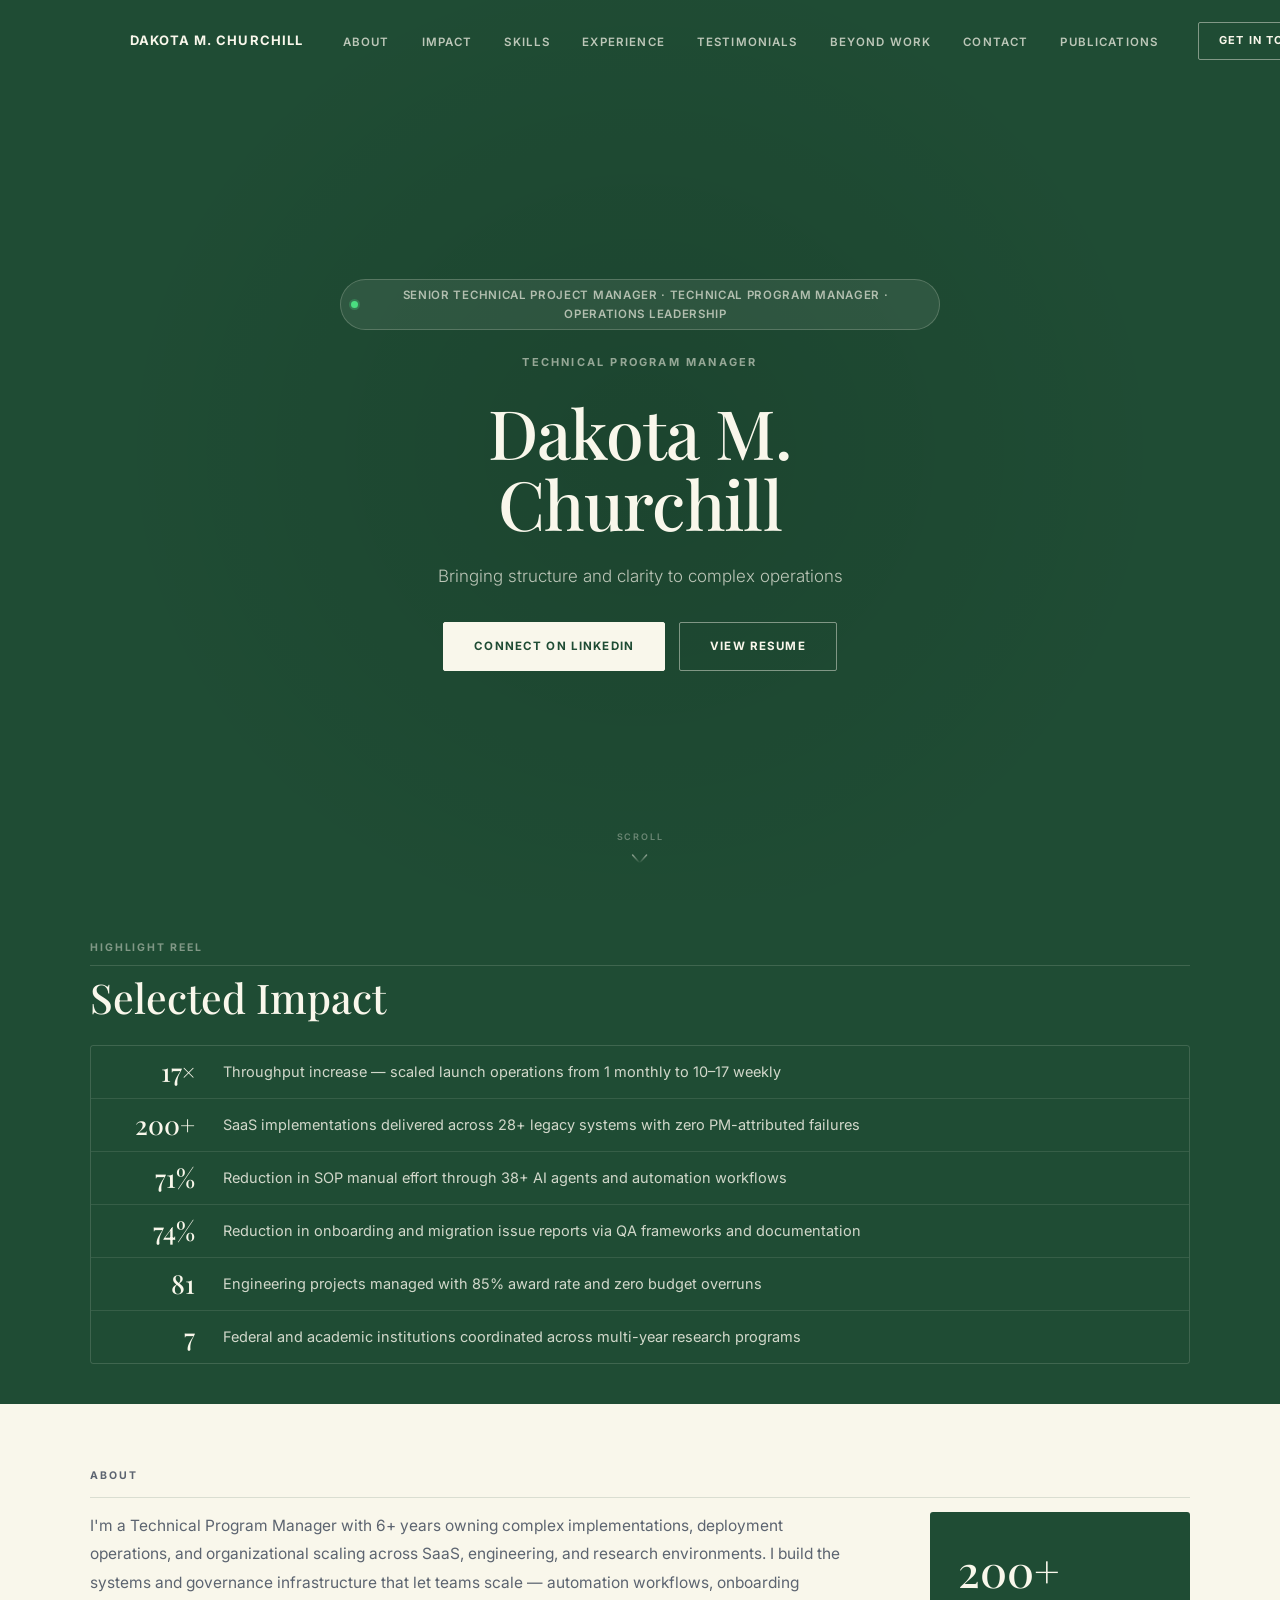
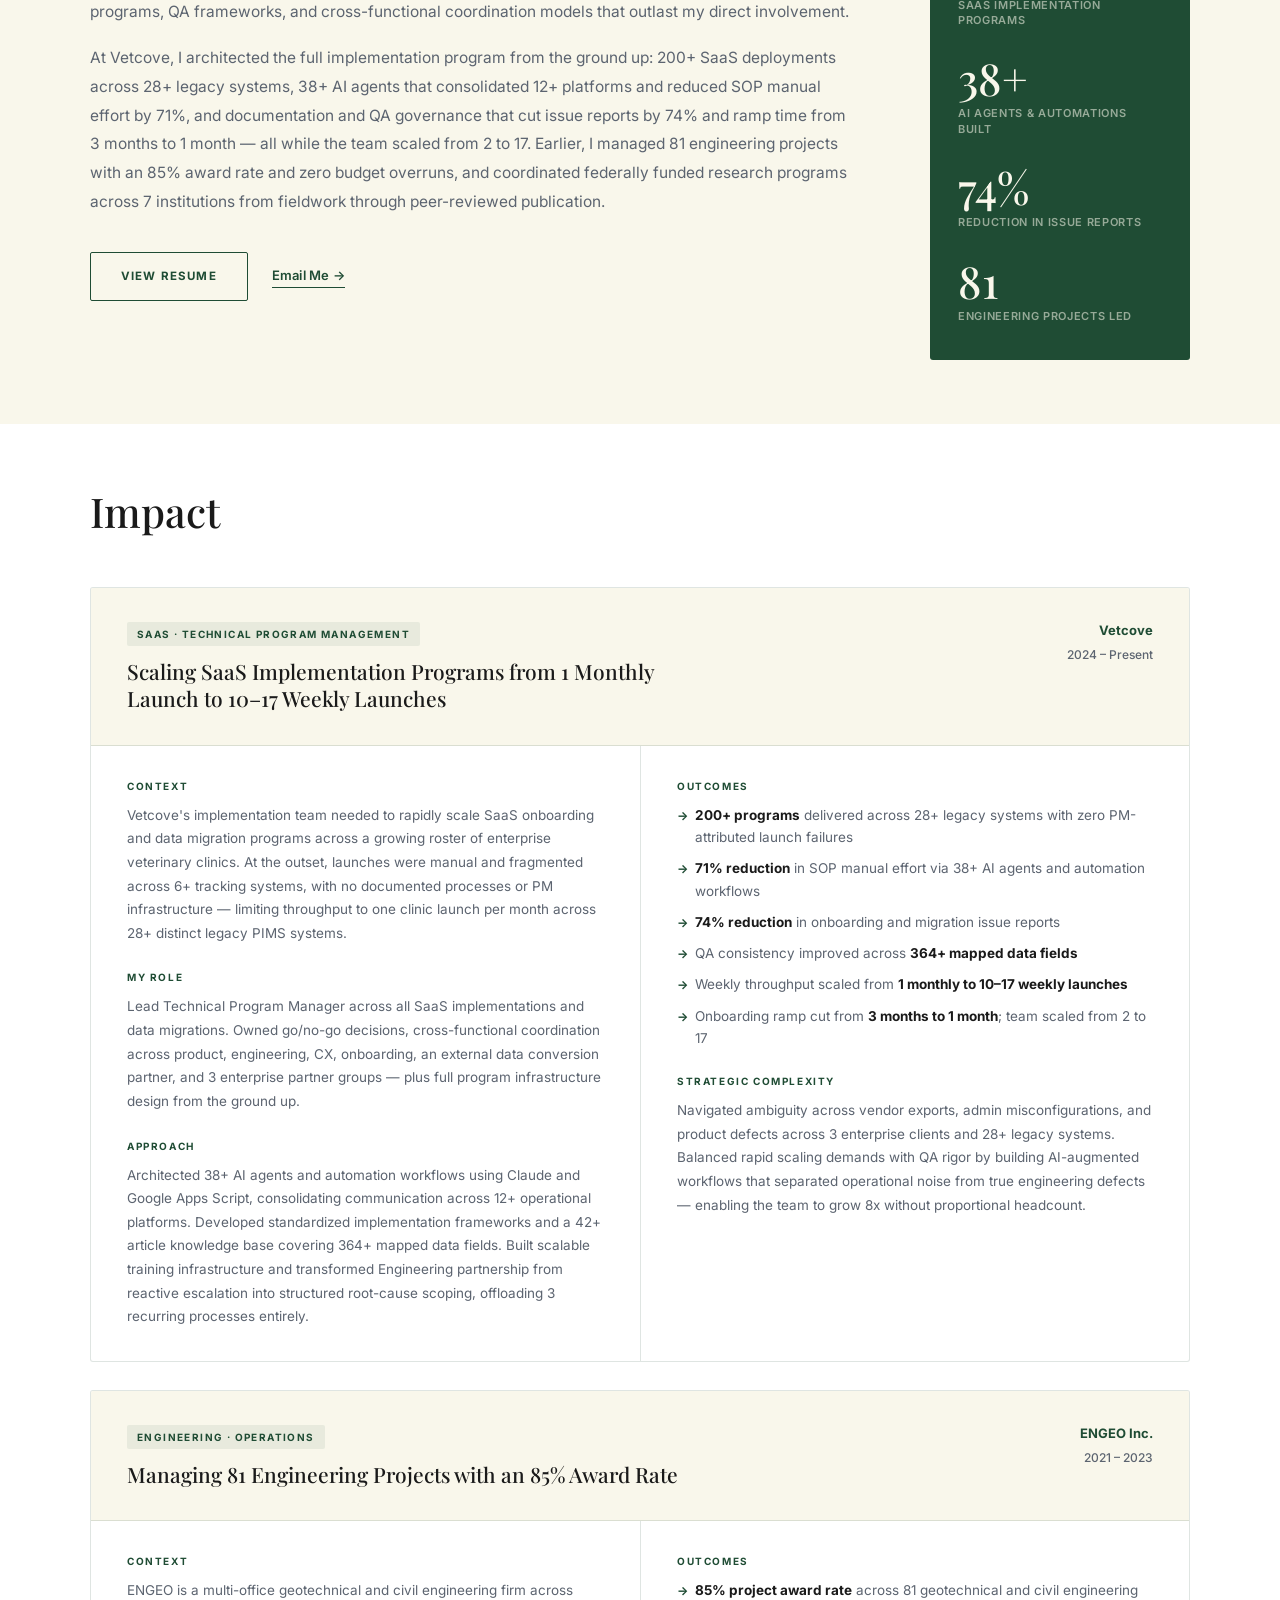
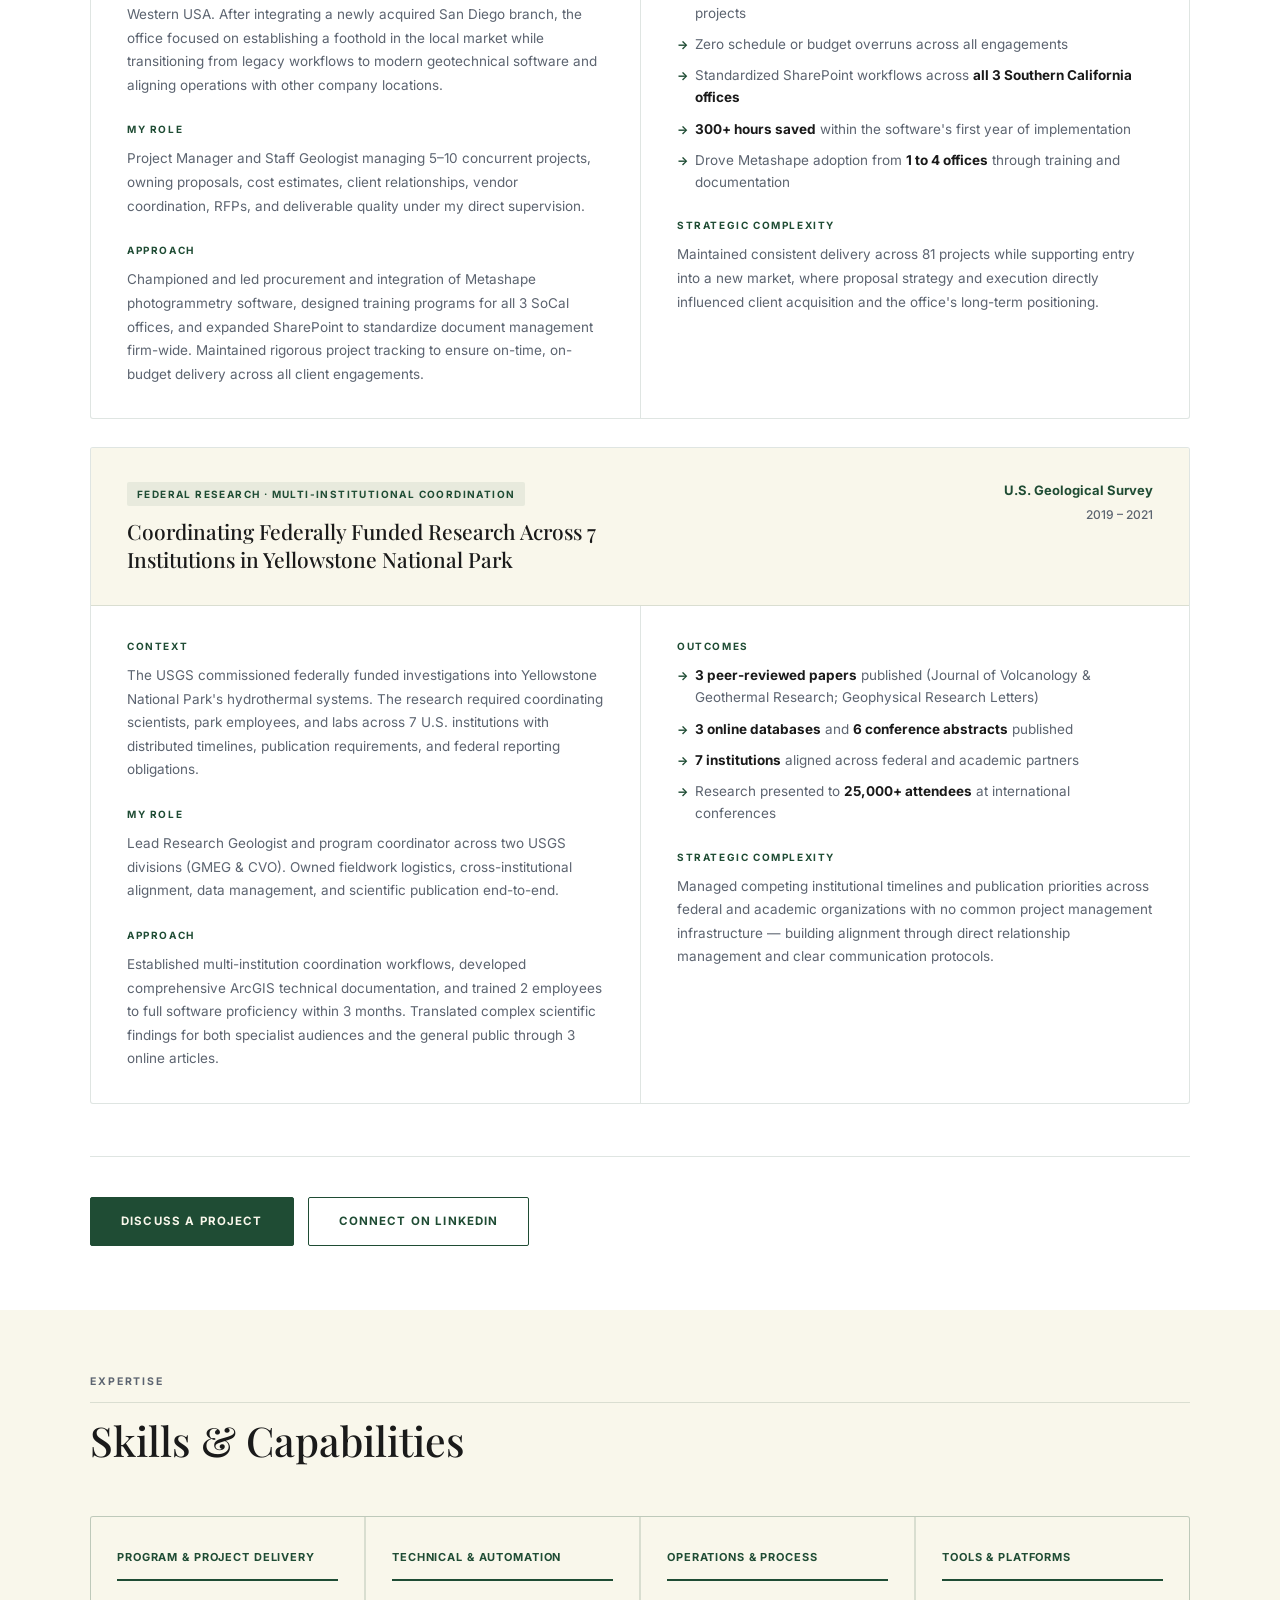
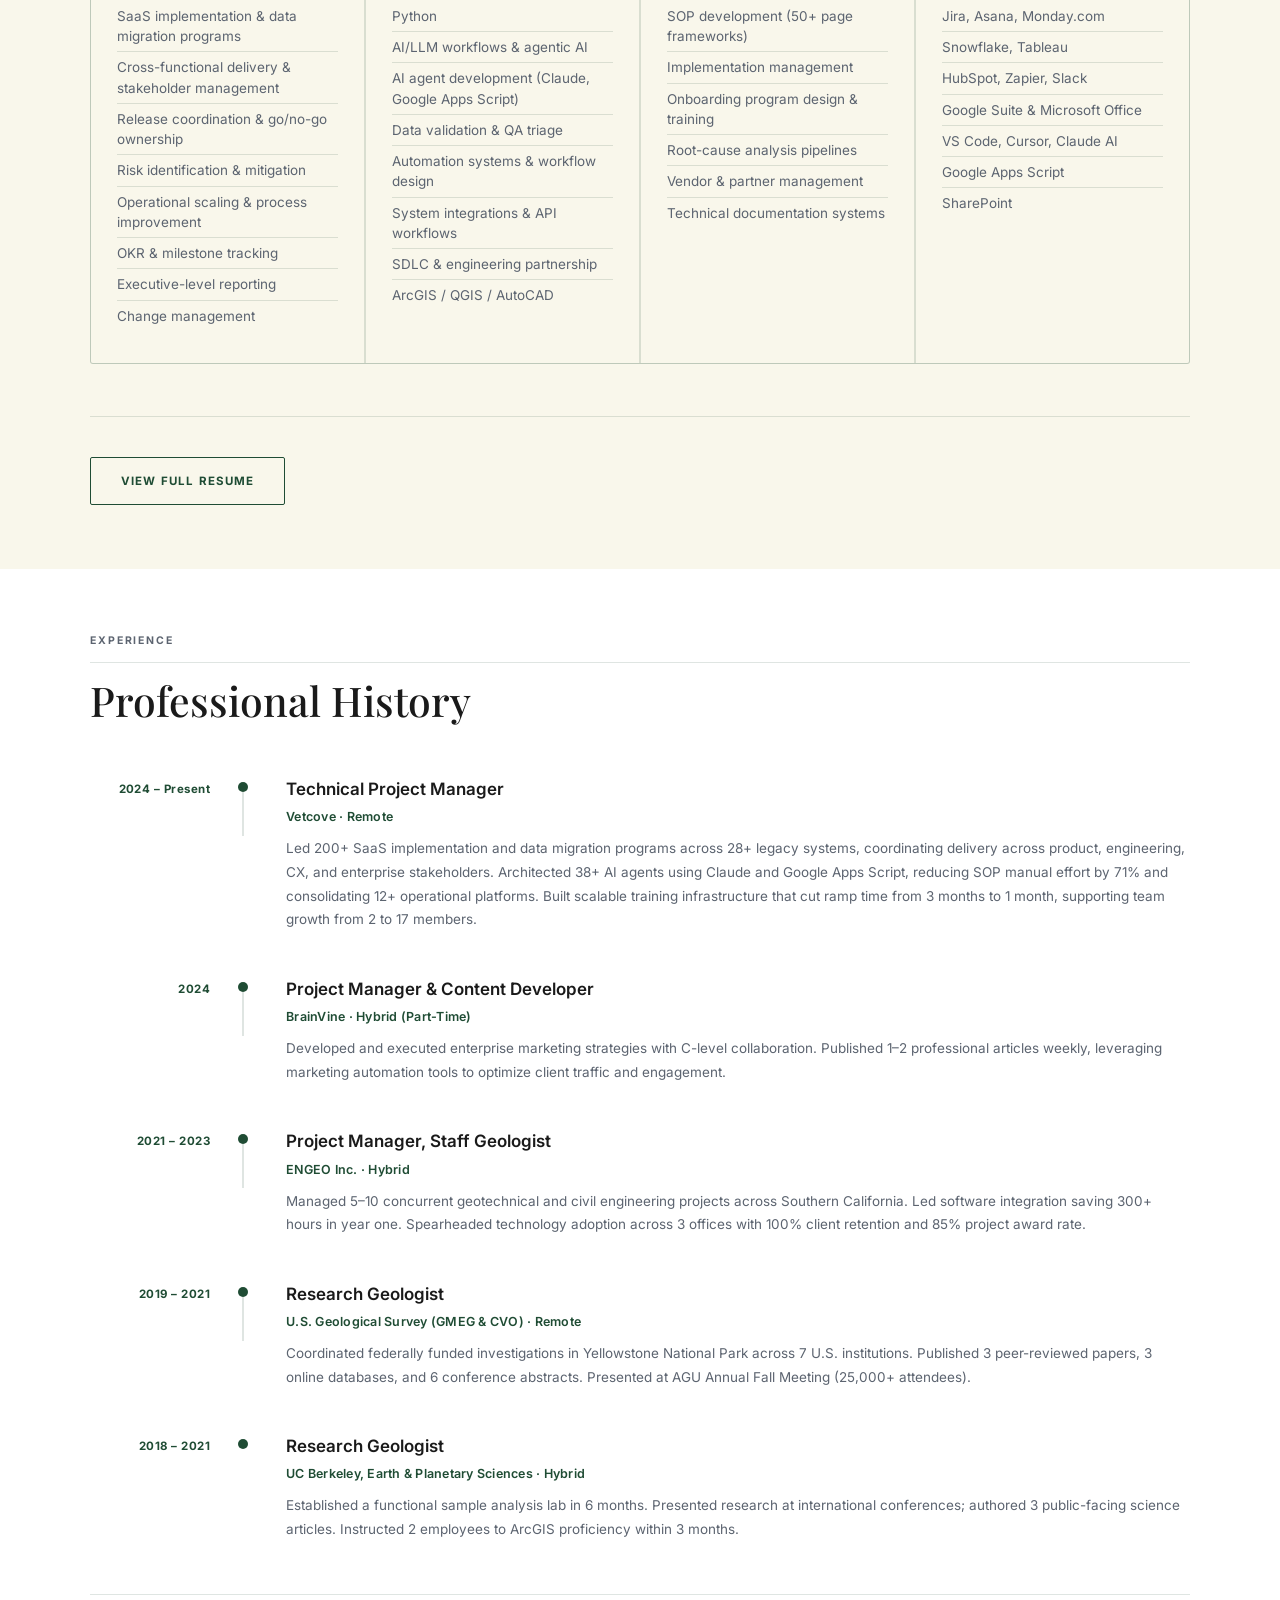
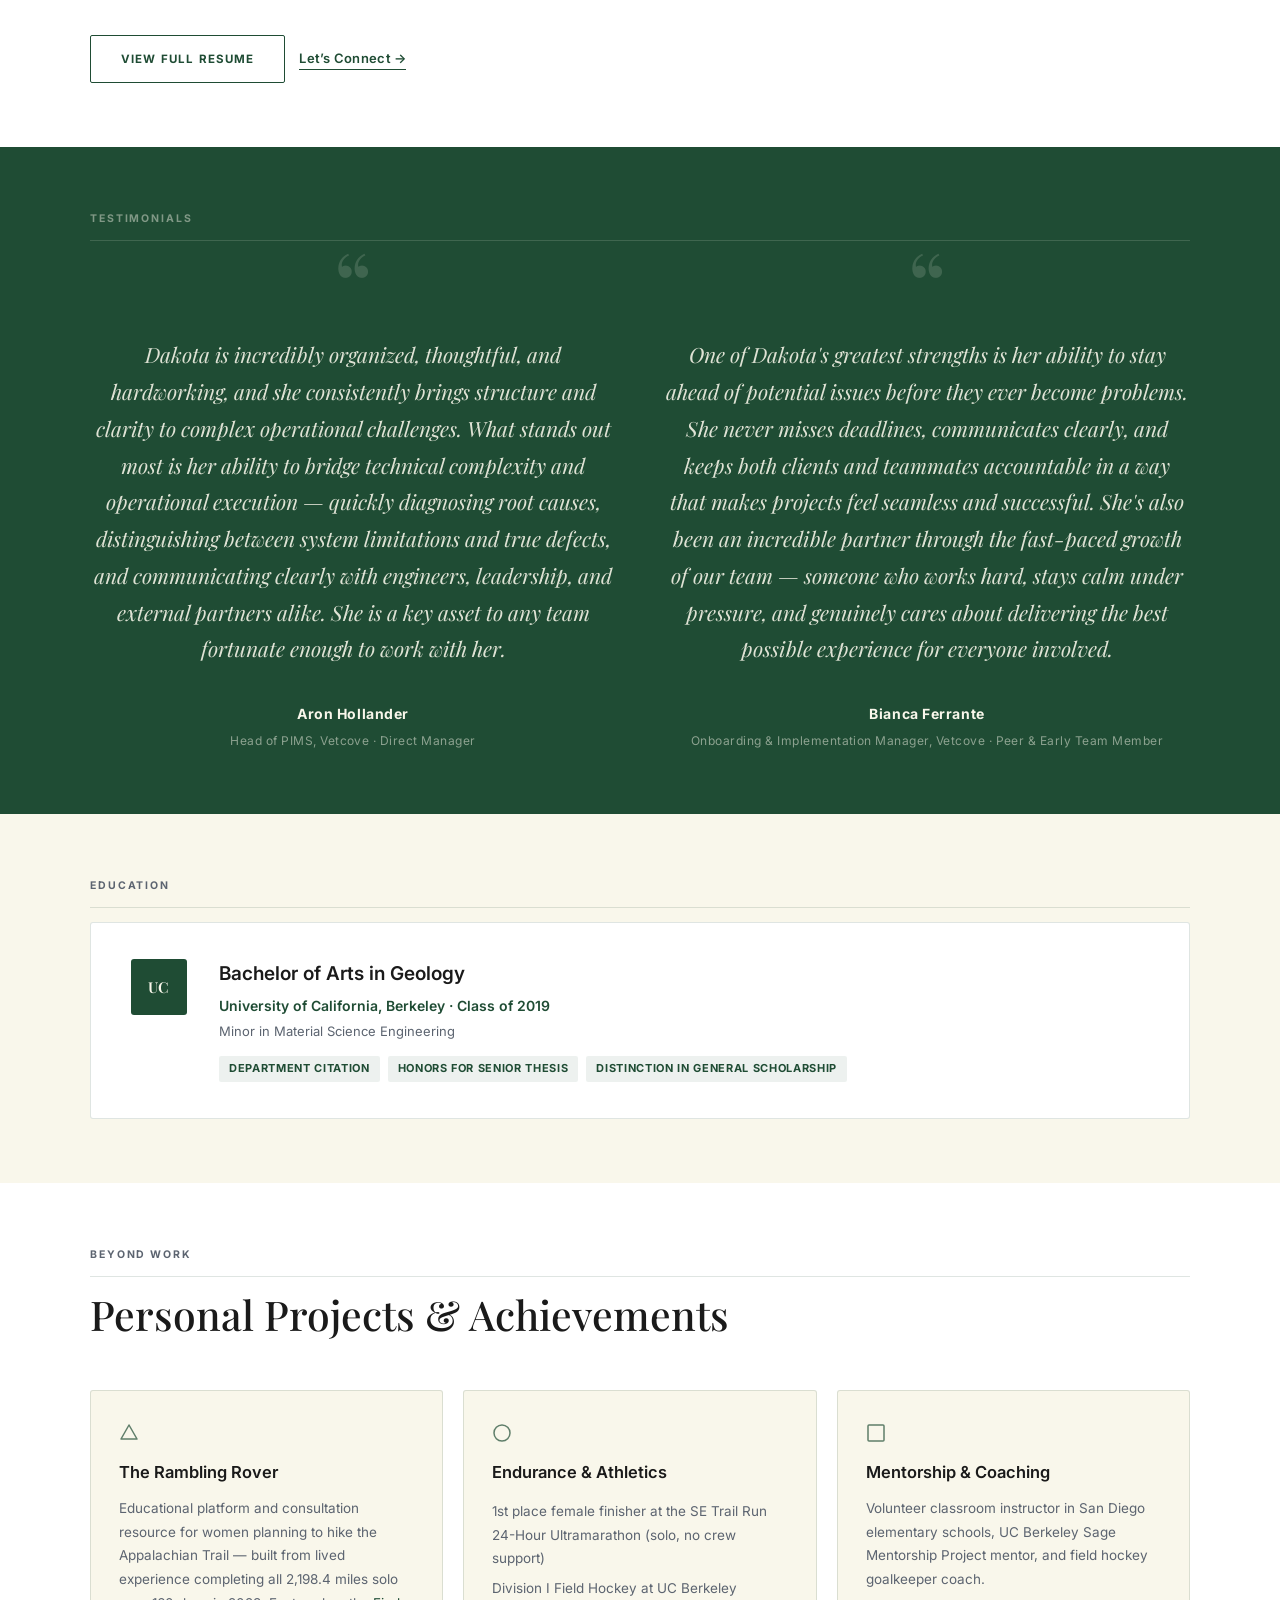
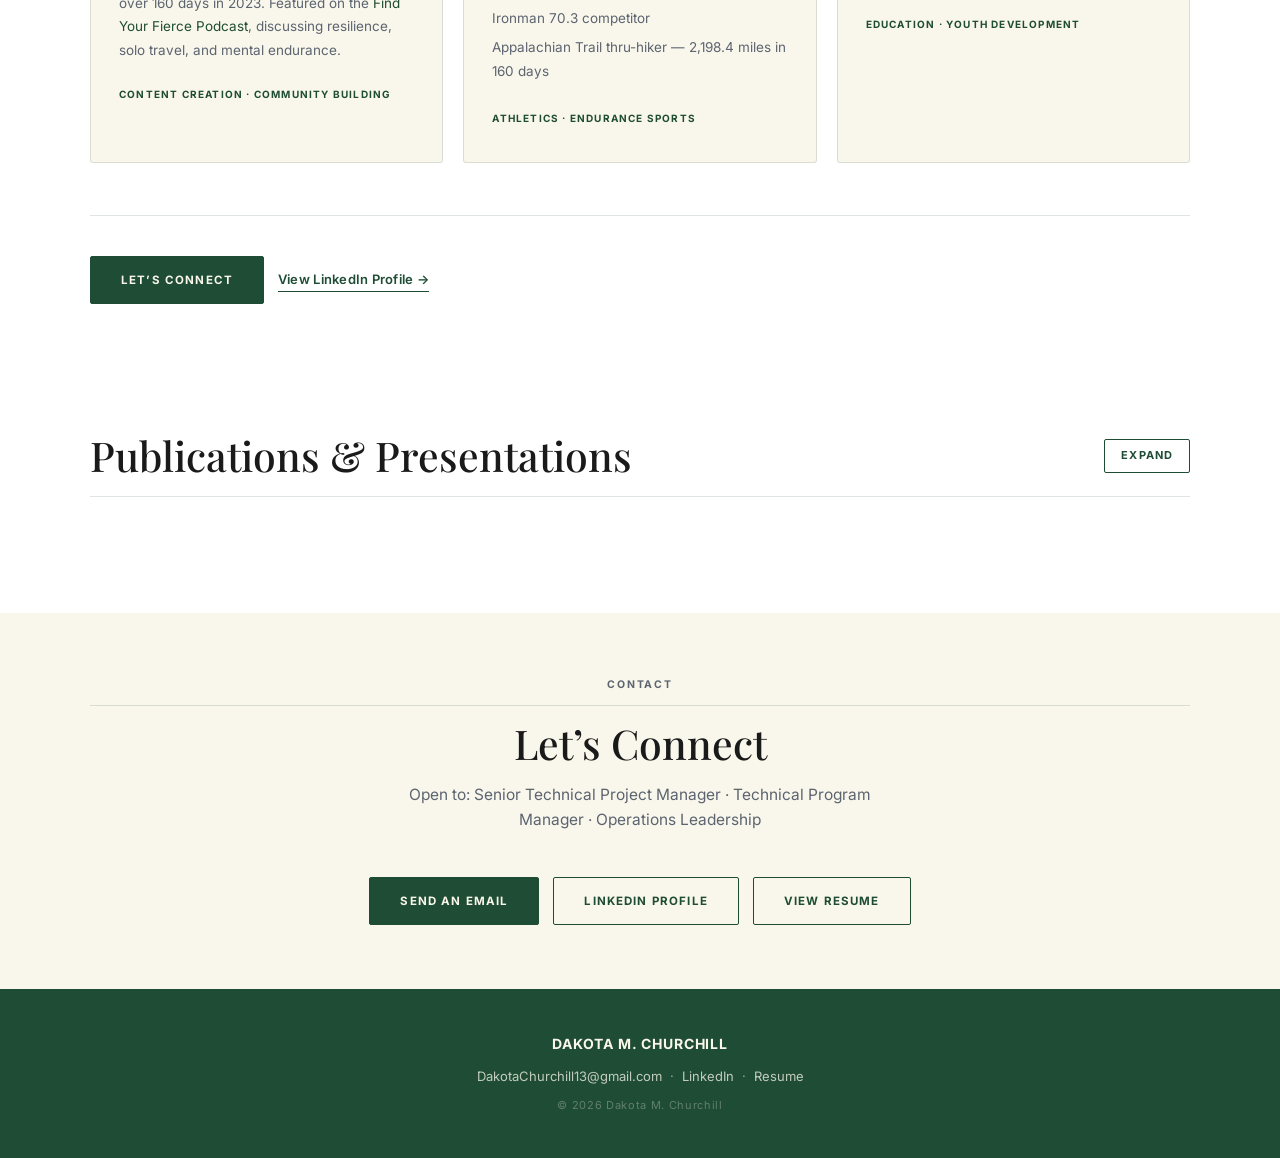
<file: index.html>
<!DOCTYPE html>
<html lang="en">
<head>
  <meta charset="UTF-8" />
  <meta name="viewport" content="width=device-width, initial-scale=1.0" />
  <title>Dakota M. Churchill | Technical Program Manager</title>
  <meta name="description" content="Dakota M. Churchill — Technical Program Manager with 6+ years leading complex SaaS implementation programs, scaling teams, and building AI-powered operational infrastructure. Based remotely. Open to TPM and Operations leadership roles." />
  <meta name="keywords" content="Senior Technical Project Manager, Technical Program Manager, Operations Manager, Dakota Churchill, technical project management portfolio, cross-functional program delivery" />
  <meta property="og:title" content="Dakota M. Churchill | Technical Program Manager" />
  <meta property="og:description" content="Technical Program Manager with 6+ years leading 200+ SaaS implementation programs, architecting 38+ AI agents, and scaling teams from 2 to 17. Open to TPM and Operations leadership roles." />
  <meta property="og:type" content="website" />
  <meta property="og:url" content="https://dakotachurchill.com" />
  <link rel="preconnect" href="https://fonts.googleapis.com" />
  <link rel="preconnect" href="https://fonts.gstatic.com" crossorigin />
  <link href="https://fonts.googleapis.com/css2?family=Inter:wght@300;400;500;600;700&family=Playfair+Display:ital,wght@0,400;0,500;0,600;1,400;1,500&display=swap" rel="stylesheet" />
  <link rel="stylesheet" href="styles.css" />
  <script type="application/ld+json">
  {
    "@context": "https://schema.org",
    "@type": "Person",
    "name": "Dakota M. Churchill",
    "jobTitle": "Technical Program Manager",
    "email": "DakotaChurchill13@gmail.com",
    "url": "https://dakotachurchill.com",
    "sameAs": [
      "https://www.linkedin.com/in/dakotachurchill/"
    ],
    "alumniOf": {
      "@type": "CollegeOrUniversity",
      "name": "University of California, Berkeley"
    },
    "knowsAbout": [
      "Technical Project Management",
      "Program Management",
      "Operations Management",
      "Data Validation",
      "Cross-functional Leadership",
      "Process Optimization"
    ],
    "worksFor": {
      "@type": "Organization",
      "name": "Vetcove"
    }
  }
  </script>
</head>
<body>

  <!-- ===== NAV ===== -->
  <nav class="nav" id="nav" role="navigation" aria-label="Main navigation">
    <div class="nav-inner">
      <a href="#hero" class="nav-logo" aria-label="Dakota M. Churchill — Home">Dakota M. Churchill</a>
      <button class="nav-toggle" id="nav-toggle" aria-label="Toggle navigation menu" aria-expanded="false" aria-controls="nav-links">
        <span></span><span></span><span></span>
      </button>
      <ul class="nav-links" id="nav-links">
        <li><a href="#about">About</a></li>
        <li><a href="#impact">Impact</a></li>
        <li><a href="#skills">Skills</a></li>
        <li><a href="#experience">Experience</a></li>
        <li><a href="#testimonial">Testimonials</a></li>
        <li><a href="#personal">Beyond Work</a></li>
        <li><a href="#contact">Contact</a></li>
        <li><a href="#publications">Publications</a></li>
      </ul>
      <a href="mailto:DakotaChurchill13@gmail.com" class="nav-cta">Get in Touch</a>
    </div>
  </nav>

  <!-- ===== HERO ===== -->
  <section class="hero" id="hero">
    <div class="hero-inner">
      <div class="hero-content">
        <div class="hero-availability">
          <span class="availability-dot" aria-hidden="true"></span>
          Senior Technical Project Manager · Technical Program Manager · Operations Leadership
        </div>
        <p class="hero-eyebrow">Technical Program Manager</p>
        <h1 class="hero-name">Dakota M. Churchill</h1>
        <p class="hero-tagline">Bringing structure and clarity to complex operations</p>
        <div class="hero-ctas">
          <a href="https://www.linkedin.com/in/dakotachurchill/" target="_blank" rel="noopener noreferrer" class="btn btn-primary">Connect on LinkedIn</a>
          <a href="https://drive.google.com/file/d/1mMvL6j6txURNkJpDX637f2cNZpOuRGi4/view?usp=sharing" target="_blank" rel="noopener noreferrer" class="btn btn-secondary">View Resume</a>
        </div>
      </div>
    </div>
    <div class="hero-scroll-hint" aria-hidden="true">
      <span>Scroll</span>
      <svg class="scroll-arrow" width="16" height="10" viewBox="0 0 16 10" fill="none" xmlns="http://www.w3.org/2000/svg">
        <defs>
          <linearGradient id="arrow-fade" x1="0" y1="0" x2="0" y2="1">
            <stop offset="0%" stop-color="rgba(249,247,235,0.5)"/>
            <stop offset="100%" stop-color="rgba(249,247,235,0)"/>
          </linearGradient>
        </defs>
        <polyline points="1,1 8,9 15,1" stroke="url(#arrow-fade)" stroke-width="1.5" fill="none" stroke-linecap="round" stroke-linejoin="round"/>
      </svg>
    </div>
  </section>

  <!-- ===== SELECTED IMPACT ===== -->
  <section class="section section-highlight" id="selected-impact">
    <div class="container">
      <p class="section-label section-label--light">Highlight Reel</p>
      <h2 class="section-title section-title--light">Selected Impact</h2>
      <ul class="highlight-reel">
        <li>
          <span class="hl-stat">17×</span>
          <span class="hl-desc">Throughput increase — scaled launch operations from 1 monthly to 10–17 weekly</span>
        </li>
        <li>
          <span class="hl-stat">200+</span>
          <span class="hl-desc">SaaS implementations delivered across 28+ legacy systems with zero PM-attributed failures</span>
        </li>
        <li>
          <span class="hl-stat">71%</span>
          <span class="hl-desc">Reduction in SOP manual effort through 38+ AI agents and automation workflows</span>
        </li>
        <li>
          <span class="hl-stat">74%</span>
          <span class="hl-desc">Reduction in onboarding and migration issue reports via QA frameworks and documentation</span>
        </li>
        <li>
          <span class="hl-stat">81</span>
          <span class="hl-desc">Engineering projects managed with 85% award rate and zero budget overruns</span>
        </li>
        <li>
          <span class="hl-stat">7</span>
          <span class="hl-desc">Federal and academic institutions coordinated across multi-year research programs</span>
        </li>
      </ul>
    </div>
  </section>

  <!-- ===== ABOUT ===== -->
  <section class="section" id="about">
    <div class="container">
      <p class="section-label">About</p>
      <div class="about-grid">
        <div class="about-text">
          <p>I'm a Technical Program Manager with 6+ years owning complex implementations, deployment operations, and organizational scaling across SaaS, engineering, and research environments. I build the systems and governance infrastructure that let teams scale — automation workflows, onboarding programs, QA frameworks, and cross-functional coordination models that outlast my direct involvement.</p>
          <p>At Vetcove, I architected the full implementation program from the ground up: 200+ SaaS deployments across 28+ legacy systems, 38+ AI agents that consolidated 12+ platforms and reduced SOP manual effort by 71%, and documentation and QA governance that cut issue reports by 74% and ramp time from 3 months to 1 month — all while the team scaled from 2 to 17. Earlier, I managed 81 engineering projects with an 85% award rate and zero budget overruns, and coordinated federally funded research programs across 7 institutions from fieldwork through peer-reviewed publication.</p>
          <div class="about-ctas">
            <a href="https://drive.google.com/file/d/1mMvL6j6txURNkJpDX637f2cNZpOuRGi4/view?usp=sharing" target="_blank" rel="noopener noreferrer" class="btn btn-outline">View Resume</a>
            <a href="mailto:DakotaChurchill13@gmail.com" class="btn-link">Email Me &rarr;</a>
          </div>
        </div>
        <div class="about-sidebar">
          <div class="stats-block">
            <div class="stat">
              <span class="stat-number">200+</span>
              <span class="stat-label">SaaS implementation programs</span>
            </div>
            <div class="stat">
              <span class="stat-number">38+</span>
              <span class="stat-label">AI agents &amp; automations built</span>
            </div>
            <div class="stat">
              <span class="stat-number">74%</span>
              <span class="stat-label">Reduction in issue reports</span>
            </div>
            <div class="stat">
              <span class="stat-number">81</span>
              <span class="stat-label">Engineering projects led</span>
            </div>
          </div>
        </div>
      </div>
    </div>
  </section>

  <!-- ===== IMPACT / CASE STUDIES ===== -->
  <section class="section section-white" id="impact">
    <div class="container">
      <h2 class="section-title">Impact</h2>

      <!-- Case Study 1 -->
      <article class="case-study">
        <div class="case-header">
          <div class="case-header-left">
            <span class="case-tag">SaaS · Technical Program Management</span>
            <h3>Scaling SaaS Implementation Programs from 1 Monthly Launch to 10–17 Weekly Launches</h3>
          </div>
          <div class="case-meta">
            <strong>Vetcove</strong>
            <span>2024 – Present</span>
          </div>
        </div>
        <div class="case-body">
          <div class="case-col">
            <h4>Context</h4>
            <p>Vetcove's implementation team needed to rapidly scale SaaS onboarding and data migration programs across a growing roster of enterprise veterinary clinics. At the outset, launches were manual and fragmented across 6+ tracking systems, with no documented processes or PM infrastructure — limiting throughput to one clinic launch per month across 28+ distinct legacy PIMS systems.</p>
            <h4>My Role</h4>
            <p>Lead Technical Program Manager across all SaaS implementations and data migrations. Owned go/no-go decisions, cross-functional coordination across product, engineering, CX, onboarding, an external data conversion partner, and 3 enterprise partner groups — plus full program infrastructure design from the ground up.</p>
            <h4>Approach</h4>
            <p>Architected 38+ AI agents and automation workflows using Claude and Google Apps Script, consolidating communication across 12+ operational platforms. Developed standardized implementation frameworks and a 42+ article knowledge base covering 364+ mapped data fields. Built scalable training infrastructure and transformed Engineering partnership from reactive escalation into structured root-cause scoping, offloading 3 recurring processes entirely.</p>
          </div>
          <div class="case-col">
            <h4>Outcomes</h4>
            <ul class="outcomes">
              <li><strong>200+ programs</strong> delivered across 28+ legacy systems with zero PM-attributed launch failures</li>
              <li><strong>71% reduction</strong> in SOP manual effort via 38+ AI agents and automation workflows</li>
              <li><strong>74% reduction</strong> in onboarding and migration issue reports</li>
              <li>QA consistency improved across <strong>364+ mapped data fields</strong></li>
              <li>Weekly throughput scaled from <strong>1 monthly to 10–17 weekly launches</strong></li>
              <li>Onboarding ramp cut from <strong>3 months to 1 month</strong>; team scaled from 2 to 17</li>
            </ul>
            <h4>Strategic Complexity</h4>
            <p>Navigated ambiguity across vendor exports, admin misconfigurations, and product defects across 3 enterprise clients and 28+ legacy systems. Balanced rapid scaling demands with QA rigor by building AI-augmented workflows that separated operational noise from true engineering defects — enabling the team to grow 8x without proportional headcount.</p>
          </div>
        </div>
      </article>

      <!-- Case Study 2 -->
      <article class="case-study">
        <div class="case-header">
          <div class="case-header-left">
            <span class="case-tag">Engineering · Operations</span>
            <h3>Managing 81 Engineering Projects with an 85% Award Rate</h3>
          </div>
          <div class="case-meta">
            <strong>ENGEO Inc.</strong>
            <span>2021 – 2023</span>
          </div>
        </div>
        <div class="case-body">
          <div class="case-col">
            <h4>Context</h4>
            <p>ENGEO is a multi-office geotechnical and civil engineering firm across Western USA. After integrating a newly acquired San Diego branch, the office focused on establishing a foothold in the local market while transitioning from legacy workflows to modern geotechnical software and aligning operations with other company locations.</p>
            <h4>My Role</h4>
            <p>Project Manager and Staff Geologist managing 5–10 concurrent projects, owning proposals, cost estimates, client relationships, vendor coordination, RFPs, and deliverable quality under my direct supervision.</p>
            <h4>Approach</h4>
            <p>Championed and led procurement and integration of Metashape photogrammetry software, designed training programs for all 3 SoCal offices, and expanded SharePoint to standardize document management firm-wide. Maintained rigorous project tracking to ensure on-time, on-budget delivery across all client engagements.</p>
          </div>
          <div class="case-col">
            <h4>Outcomes</h4>
            <ul class="outcomes">
              <li><strong>85% project award rate</strong> across 81 geotechnical and civil engineering projects</li>
              <li>Zero schedule or budget overruns across all engagements</li>
              <li>Standardized SharePoint workflows across <strong>all 3 Southern California offices</strong></li>
              <li><strong>300+ hours saved</strong> within the software's first year of implementation</li>
              <li>Drove Metashape adoption from <strong>1 to 4 offices</strong> through training and documentation</li>
            </ul>
            <h4>Strategic Complexity</h4>
            <p>Maintained consistent delivery across 81 projects while supporting entry into a new market, where proposal strategy and execution directly influenced client acquisition and the office's long-term positioning.</p>
          </div>
        </div>
      </article>

      <!-- Case Study 3 -->
      <article class="case-study">
        <div class="case-header">
          <div class="case-header-left">
            <span class="case-tag">Federal Research · Multi-Institutional Coordination</span>
            <h3>Coordinating Federally Funded Research Across 7 Institutions in Yellowstone National Park</h3>
          </div>
          <div class="case-meta">
            <strong>U.S. Geological Survey</strong>
            <span>2019 – 2021</span>
          </div>
        </div>
        <div class="case-body">
          <div class="case-col">
            <h4>Context</h4>
            <p>The USGS commissioned federally funded investigations into Yellowstone National Park's hydrothermal systems. The research required coordinating scientists, park employees, and labs across 7 U.S. institutions with distributed timelines, publication requirements, and federal reporting obligations.</p>
            <h4>My Role</h4>
            <p>Lead Research Geologist and program coordinator across two USGS divisions (GMEG & CVO). Owned fieldwork logistics, cross-institutional alignment, data management, and scientific publication end-to-end.</p>
            <h4>Approach</h4>
            <p>Established multi-institution coordination workflows, developed comprehensive ArcGIS technical documentation, and trained 2 employees to full software proficiency within 3 months. Translated complex scientific findings for both specialist audiences and the general public through 3 online articles.</p>
          </div>
          <div class="case-col">
            <h4>Outcomes</h4>
            <ul class="outcomes">
              <li><strong>3 peer-reviewed papers</strong> published (Journal of Volcanology &amp; Geothermal Research; Geophysical Research Letters)</li>
              <li><strong>3 online databases</strong> and <strong>6 conference abstracts</strong> published</li>
              <li><strong>7 institutions</strong> aligned across federal and academic partners</li>
              <li>Research presented to <strong>25,000+ attendees</strong> at international conferences</li>
            </ul>
            <h4>Strategic Complexity</h4>
            <p>Managed competing institutional timelines and publication priorities across federal and academic organizations with no common project management infrastructure — building alignment through direct relationship management and clear communication protocols.</p>
          </div>
        </div>
      </article>

      <div class="section-cta-row">
        <a href="mailto:DakotaChurchill13@gmail.com" class="btn btn-green">Discuss a Project</a>
        <a href="https://www.linkedin.com/in/dakotachurchill/" target="_blank" rel="noopener noreferrer" class="btn btn-outline">Connect on LinkedIn</a>
      </div>
    </div>
  </section>

  <!-- ===== SKILLS ===== -->
  <section class="section" id="skills">
    <div class="container">
      <p class="section-label">Expertise</p>
      <h2 class="section-title">Skills &amp; Capabilities</h2>
      <div class="skills-grid">
        <div class="skill-cluster">
          <h3>Program &amp; Project Delivery</h3>
          <ul>
            <li>SaaS implementation &amp; data migration programs</li>
            <li>Cross-functional delivery &amp; stakeholder management</li>
            <li>Release coordination &amp; go/no-go ownership</li>
            <li>Risk identification &amp; mitigation</li>
            <li>Operational scaling &amp; process improvement</li>
            <li>OKR &amp; milestone tracking</li>
            <li>Executive-level reporting</li>
            <li>Change management</li>
          </ul>
        </div>
        <div class="skill-cluster">
          <h3>Technical &amp; Automation</h3>
          <ul>
            <li>Python</li>
            <li>AI/LLM workflows &amp; agentic AI</li>
            <li>AI agent development (Claude, Google Apps Script)</li>
            <li>Data validation &amp; QA triage</li>
            <li>Automation systems &amp; workflow design</li>
            <li>System integrations &amp; API workflows</li>
            <li>SDLC &amp; engineering partnership</li>
            <li>ArcGIS / QGIS / AutoCAD</li>
          </ul>
        </div>
        <div class="skill-cluster">
          <h3>Operations &amp; Process</h3>
          <ul>
            <li>SOP development (50+ page frameworks)</li>
            <li>Implementation management</li>
            <li>Onboarding program design &amp; training</li>
            <li>Root-cause analysis pipelines</li>
            <li>Vendor &amp; partner management</li>
            <li>Technical documentation systems</li>
          </ul>
        </div>
        <div class="skill-cluster">
          <h3>Tools &amp; Platforms</h3>
          <ul>
            <li>Jira, Asana, Monday.com</li>
            <li>Snowflake, Tableau</li>
            <li>HubSpot, Zapier, Slack</li>
            <li>Google Suite &amp; Microsoft Office</li>
            <li>VS Code, Cursor, Claude AI</li>
            <li>Google Apps Script</li>
            <li>SharePoint</li>
          </ul>
        </div>
      </div>
      <div class="section-cta-row">
        <a href="https://drive.google.com/file/d/1mMvL6j6txURNkJpDX637f2cNZpOuRGi4/view?usp=sharing" target="_blank" rel="noopener noreferrer" class="btn btn-outline">View Full Resume</a>
      </div>
    </div>
  </section>

  <!-- ===== EXPERIENCE ===== -->
  <section class="section section-white" id="experience">
    <div class="container">
      <p class="section-label">Experience</p>
      <h2 class="section-title">Professional History</h2>
      <div class="timeline">

        <div class="timeline-item">
          <div class="timeline-date">2024 – Present</div>
          <div class="timeline-dot"></div>
          <div class="timeline-content">
            <h3>Technical Project Manager</h3>
            <p class="timeline-org">Vetcove &middot; Remote</p>
            <p>Led 200+ SaaS implementation and data migration programs across 28+ legacy systems, coordinating delivery across product, engineering, CX, and enterprise stakeholders. Architected 38+ AI agents using Claude and Google Apps Script, reducing SOP manual effort by 71% and consolidating 12+ operational platforms. Built scalable training infrastructure that cut ramp time from 3 months to 1 month, supporting team growth from 2 to 17 members.</p>
          </div>
        </div>

        <div class="timeline-item">
          <div class="timeline-date">2024</div>
          <div class="timeline-dot"></div>
          <div class="timeline-content">
            <h3>Project Manager &amp; Content Developer</h3>
            <p class="timeline-org">BrainVine &middot; Hybrid (Part-Time)</p>
            <p>Developed and executed enterprise marketing strategies with C-level collaboration. Published 1–2 professional articles weekly, leveraging marketing automation tools to optimize client traffic and engagement.</p>
          </div>
        </div>

        <div class="timeline-item">
          <div class="timeline-date">2021 – 2023</div>
          <div class="timeline-dot"></div>
          <div class="timeline-content">
            <h3>Project Manager, Staff Geologist</h3>
            <p class="timeline-org">ENGEO Inc. &middot; Hybrid</p>
            <p>Managed 5–10 concurrent geotechnical and civil engineering projects across Southern California. Led software integration saving 300+ hours in year one. Spearheaded technology adoption across 3 offices with 100% client retention and 85% project award rate.</p>
          </div>
        </div>

        <div class="timeline-item">
          <div class="timeline-date">2019 – 2021</div>
          <div class="timeline-dot"></div>
          <div class="timeline-content">
            <h3>Research Geologist</h3>
            <p class="timeline-org">U.S. Geological Survey (GMEG &amp; CVO) &middot; Remote</p>
            <p>Coordinated federally funded investigations in Yellowstone National Park across 7 U.S. institutions. Published 3 peer-reviewed papers, 3 online databases, and 6 conference abstracts. Presented at AGU Annual Fall Meeting (25,000+ attendees).</p>
          </div>
        </div>

        <div class="timeline-item">
          <div class="timeline-date">2018 – 2021</div>
          <div class="timeline-dot"></div>
          <div class="timeline-content">
            <h3>Research Geologist</h3>
            <p class="timeline-org">UC Berkeley, Earth &amp; Planetary Sciences &middot; Hybrid</p>
            <p>Established a functional sample analysis lab in 6 months. Presented research at international conferences; authored 3 public-facing science articles. Instructed 2 employees to ArcGIS proficiency within 3 months.</p>
          </div>
        </div>

      </div>
      <div class="section-cta-row">
        <a href="https://drive.google.com/file/d/1mMvL6j6txURNkJpDX637f2cNZpOuRGi4/view?usp=sharing" target="_blank" rel="noopener noreferrer" class="btn btn-outline">View Full Resume</a>
        <a href="mailto:DakotaChurchill13@gmail.com" class="btn-link">Let&rsquo;s Connect &rarr;</a>
      </div>
    </div>
  </section>

  <!-- ===== TESTIMONIALS ===== -->
  <section class="section section-green" id="testimonial">
    <div class="container">
      <p class="section-label section-label--light">Testimonials</p>
      <div class="testimonials-grid">
        <div class="testimonial-wrap">
          <div class="quote-mark">&ldquo;</div>
          <blockquote>
            Dakota is incredibly organized, thoughtful, and hardworking, and she consistently brings structure and clarity to complex operational challenges. What stands out most is her ability to bridge technical complexity and operational execution — quickly diagnosing root causes, distinguishing between system limitations and true defects, and communicating clearly with engineers, leadership, and external partners alike. She is a key asset to any team fortunate enough to work with her.
          </blockquote>
          <cite>
            <strong>Aron Hollander</strong>
            <span>Head of PIMS, Vetcove &middot; Direct Manager</span>
          </cite>
        </div>
        <div class="testimonial-wrap">
          <div class="quote-mark">&ldquo;</div>
          <blockquote>
            One of Dakota's greatest strengths is her ability to stay ahead of potential issues before they ever become problems. She never misses deadlines, communicates clearly, and keeps both clients and teammates accountable in a way that makes projects feel seamless and successful. She's also been an incredible partner through the fast-paced growth of our team — someone who works hard, stays calm under pressure, and genuinely cares about delivering the best possible experience for everyone involved.
          </blockquote>
          <cite>
            <strong>Bianca Ferrante</strong>
            <span>Onboarding &amp; Implementation Manager, Vetcove &middot; Peer &amp; Early Team Member</span>
          </cite>
        </div>
      </div>
    </div>
  </section>

  <!-- ===== EDUCATION ===== -->
  <section class="section" id="education">
    <div class="container">
      <p class="section-label">Education</p>
      <div class="edu-card">
        <div class="edu-left">
          <div class="edu-badge">UC</div>
        </div>
        <div class="edu-right">
          <h3>Bachelor of Arts in Geology</h3>
          <p class="edu-school">University of California, Berkeley &middot; Class of 2019</p>
          <p class="edu-minor">Minor in Material Science Engineering</p>
          <div class="edu-honors">
            <span>Department Citation</span>
            <span>Honors for Senior Thesis</span>
            <span>Distinction in General Scholarship</span>
          </div>
        </div>
      </div>
    </div>
  </section>

  <!-- ===== PERSONAL PROJECTS ===== -->
  <section class="section section-white" id="personal">
    <div class="container">
      <p class="section-label">Beyond Work</p>
      <h2 class="section-title">Personal Projects &amp; Achievements</h2>
      <div class="personal-grid">
        <div class="personal-card">
          <div class="personal-icon">
            <svg width="20" height="20" viewBox="0 0 20 20" fill="none" xmlns="http://www.w3.org/2000/svg" aria-hidden="true">
              <path d="M10 2L18 16H2L10 2Z" stroke="currentColor" stroke-width="1.5" stroke-linejoin="round"/>
            </svg>
          </div>
          <h3>The Rambling Rover</h3>
          <p>Educational platform and consultation resource for women planning to hike the Appalachian Trail — built from lived experience completing all 2,198.4 miles solo over 160 days in 2023. Featured on the <a href="https://open.spotify.com/episode/2IDIeqpU8g2QCHPlWsu0Ey" target="_blank" rel="noopener noreferrer">Find Your Fierce Podcast</a>, discussing resilience, solo travel, and mental endurance.</p>
          <span class="personal-tag">Content Creation &middot; Community Building</span>
        </div>
        <div class="personal-card">
          <div class="personal-icon">
            <svg width="20" height="20" viewBox="0 0 20 20" fill="none" xmlns="http://www.w3.org/2000/svg" aria-hidden="true">
              <circle cx="10" cy="10" r="8" stroke="currentColor" stroke-width="1.5"/>
            </svg>
          </div>
          <h3>Endurance &amp; Athletics</h3>
          <ul class="personal-list">
            <li>1st place female finisher at the SE Trail Run 24-Hour Ultramarathon (solo, no crew support)</li>
            <li>Division I Field Hockey at UC Berkeley</li>
            <li>Ironman 70.3 competitor</li>
            <li>Appalachian Trail thru-hiker — 2,198.4 miles in 160 days</li>
          </ul>
          <span class="personal-tag">Athletics &middot; Endurance Sports</span>
        </div>
        <div class="personal-card">
          <div class="personal-icon">
            <svg width="20" height="20" viewBox="0 0 20 20" fill="none" xmlns="http://www.w3.org/2000/svg" aria-hidden="true">
              <rect x="2" y="2" width="16" height="16" rx="1" stroke="currentColor" stroke-width="1.5"/>
            </svg>
          </div>
          <h3>Mentorship &amp; Coaching</h3>
          <p>Volunteer classroom instructor in San Diego elementary schools, UC Berkeley Sage Mentorship Project mentor, and field hockey goalkeeper coach.</p>
          <span class="personal-tag">Education &middot; Youth Development</span>
        </div>
      </div>
      <div class="section-cta-row">
        <a href="mailto:DakotaChurchill13@gmail.com" class="btn btn-green">Let&rsquo;s Connect</a>
        <a href="https://www.linkedin.com/in/dakotachurchill/" target="_blank" rel="noopener noreferrer" class="btn-link">View LinkedIn Profile &rarr;</a>
      </div>
    </div>
  </section>

  <!-- ===== PUBLICATIONS ===== -->
  <section class="section section-white" id="publications">
    <div class="container">
      <details class="publications-details">
        <summary class="publications-summary">
          <h2 class="section-title">Publications &amp; Presentations</h2>
          <span class="pub-toggle-btn">
            <span class="pub-hint-open">Expand</span>
            <span class="pub-hint-close">Collapse</span>
          </span>
        </summary>

        <div class="pub-group">
          <h3 class="pub-group-title">Peer-Reviewed Publications</h3>
          <ol class="pub-list">
            <li><strong>Churchill, D.M.</strong>, Manga, M., Hurwitz, S., Peek, S., Damby, D.E., Coney, R., Wood, J.R., McClesky, R.B., Keller, W.E., Hosseini, B., Hungerford, J. The structure and volume of large geysers in Yellowstone National Park, USA, and the mineralogy and chemistry of their silica sinter deposits. <em>Journal of Volcanology and Geothermal Research</em>, <a href="https://doi.org/10.1016/j.jvolgeores.2021.107391" target="_blank" rel="noopener noreferrer">https://doi.org/10.1016/j.jvolgeores.2021.107391</a>, 2021</li>
            <li><strong>Churchill, D.M.</strong>, Peek, S., Hurwitz, S., Manga, M., Damby, D.E., Coney, R., Paces, J.B., Licciardi, J.M., 2021. Mineralogy, chemistry and isotope composition of silica sinter deposits from the Upper Geyser Basin, Yellowstone National Park. U.S. Geological Survey, <a href="https://doi.org/10.5066/P90SU3TV" target="_blank" rel="noopener noreferrer">https://doi.org/10.5066/P90SU3TV</a>, (ver. 2.0, April 2021)</li>
            <li><strong>Churchill, D.M.</strong>, Clor, L., and Robinson, J.E., Database for the Geologic Map of Lower Geyser Basin, Yellowstone National Park, Wyoming: U.S. Geological Survey data release, <a href="https://doi.org/10.5066/P9AYBPGS" target="_blank" rel="noopener noreferrer">https://doi.org/10.5066/P9AYBPGS</a>, 2021</li>
            <li><strong>Churchill, D.M.</strong>, Muffler, L.J.P., and Robinson, J.E., 2021. Database for the Geologic Map of Pocket Basin, Yellowstone National Park, Wyoming: U.S. Geological Survey data release, <a href="https://doi.org/10.5066/P92A9FXN" target="_blank" rel="noopener noreferrer">https://doi.org/10.5066/P92A9FXN</a>, 2020</li>
            <li><strong>Churchill, D.M.</strong>, Manga, M., Hurwitz, S., Peek, S., Licciardi, J.M., Paces, J.B., 2020. Dating silica sinter (geyserite): A cautionary tale. <em>Journal of Volcanology and Geothermal Research</em>, 402, <a href="https://doi.org/10.1016/j.jvolgeores.2020.106991" target="_blank" rel="noopener noreferrer">https://doi.org/10.1016/j.jvolgeores.2020.106991</a>, 2020</li>
            <li>Mu&ntilde;oz Saez, C., Manga, M., Hurwitz, S., Slagter, S., <strong>Churchill, D.M.</strong>, Reich, M., Damby, D., Morata, D., Radiocarbon dating of silica sinter and postglacial hydrothermal activity in the El Tatio geyser field. <em>Geophysical Research Letters</em>, 47, <a href="https://doi.org/10.1029/2020GL087908" target="_blank" rel="noopener noreferrer">https://doi.org/10.1029/2020GL087908</a>, 2020</li>
          </ol>
        </div>

        <div class="pub-group">
          <h3 class="pub-group-title">Conference Presentations</h3>
          <ol class="pub-list">
            <li><strong>Churchill, D.M.</strong>, Manga, M., Hurwitz, S., Peek, S., Coney, R., <strong>2020</strong>. Rare Earth Elements in Yellowstone's Siliceous Sinter Deposits. Geological Society of America Annual Conference, <a href="https://doi.org/10.1130/abs/2020AM-354438" target="_blank" rel="noopener noreferrer">https://doi.org/10.1130/abs/2020AM-354438</a>.</li>
            <li><strong>Churchill, D.M.</strong>, Manga, M., Hurwitz, S., Peek, S., Damby, D., Hungerford, J., Hosseini, B., Lin, W., <strong>2019</strong>. The Chemistry and Mineralogy of Sinter Deposits From Two Large Geysers in the Upper Geyser Basin, Yellowstone National Park. American Geophysical Union Annual Fall Meeting, San Francisco, <a href="https://doi.org/10.1002/essoar.10501930.1" target="_blank" rel="noopener noreferrer">https://doi.org/10.1002/essoar.10501930.1</a>.</li>
          </ol>
        </div>

        <div class="pub-group">
          <h3 class="pub-group-title">Abstracts</h3>
          <ol class="pub-list">
            <li>Manga, M., <strong>Churchill, D.M.</strong>, Breen, S.J., and Huber, C., <strong>2021</strong>. Tilted conduits increase the longevity of open vent volcanoes. American Geophysical Union Annual Fall Meeting.</li>
            <li>Harrison, L.N., Hurwitz, S., Stelten, M., <strong>Churchill, D.M.</strong>, Hungerford, J., <strong>2021</strong>. Exploring the relationship between landslides and hydrothermal explosions in Lower Geyser Basin, Yellowstone National Park. Geological Society of America Cordilleran Section Meeting, <a href="https://doi.org/10.1130/abs/2021CD-363162" target="_blank" rel="noopener noreferrer">https://doi.org/10.1130/abs/2021CD-363162</a>.</li>
            <li>Mu&ntilde;oz Saez, C., Hurwitz, S., Slagter, S., <strong>Churchill, D.M.</strong>, Reich, M., Morata, D., <strong>2019</strong>. The onset of hydrothermal activity at El Tatio (northern Chile) and its implications for the post-glacial history of the Altiplano. American Geophysical Union Annual Fall Meeting, San Francisco, <a href="https://agu.confex.com/agu/fm19/meetingapp.cgi/Paper/518887" target="_blank" rel="noopener noreferrer">https://agu.confex.com/agu/fm19/meetingapp.cgi/Paper/518887</a>.</li>
            <li>Mu&ntilde;oz Saez, C., Slagter, S., <strong>Churchill, D.M.</strong>, Manga, M., Hurwitz, S., Reich, M., <strong>2018</strong>. Advection of heat from the El Tatio geothermal system since the late Pliocene. American Geophysical Union Chapman Conference.</li>
          </ol>
        </div>

        <div class="pub-group">
          <h3 class="pub-group-title">Online Publications</h3>
          <ul class="pub-online-list">
            <li>
              <a href="https://www.usgs.gov/news/national-news-release/preserving-continued-legacy-geologic-mapping-yellowstone" target="_blank" rel="noopener noreferrer">Preserving the continued legacy of geologic mapping in Yellowstone</a>
              <span class="pub-date">March 15, 2021</span>
            </li>
            <li>
              <a href="https://www.usgs.gov/news/science-snippet/how-old-are-yellowstone-s-large-geysers-we-don-t-exactly-know" target="_blank" rel="noopener noreferrer">How old are Yellowstone's large geysers? We don't exactly know!</a>
              <span class="pub-date">July 20, 2020</span>
            </li>
            <li>
              <a href="https://www.usgs.gov/news/science-snippet/geysers-what-exactly-are-they-made" target="_blank" rel="noopener noreferrer">Geysers—what exactly are they made of?</a>
              <span class="pub-date">March 23, 2020</span>
            </li>
          </ul>
        </div>

      </details>
    </div>
  </section>

  <!-- ===== CONTACT ===== -->
  <section class="section" id="contact">
    <div class="container contact-container">
      <p class="section-label">Contact</p>
      <h2 class="section-title">Let&rsquo;s Connect</h2>
      <p class="contact-sub">Open to: Senior Technical Project Manager · Technical Program Manager · Operations Leadership</p>
      <div class="contact-links">
        <a href="mailto:DakotaChurchill13@gmail.com" class="btn btn-green">Send an Email</a>
        <a href="https://www.linkedin.com/in/dakotachurchill/" target="_blank" rel="noopener noreferrer" class="btn btn-outline">LinkedIn Profile</a>
        <a href="https://drive.google.com/file/d/1mMvL6j6txURNkJpDX637f2cNZpOuRGi4/view?usp=sharing" target="_blank" rel="noopener noreferrer" class="btn btn-outline">View Resume</a>
      </div>
    </div>
  </section>

  <!-- ===== FOOTER ===== -->
  <footer class="footer">
    <div class="container footer-inner">
      <p class="footer-name">Dakota M. Churchill</p>
      <p class="footer-links">
        <a href="mailto:DakotaChurchill13@gmail.com">DakotaChurchill13@gmail.com</a>
        &nbsp;&middot;&nbsp;
        <a href="https://www.linkedin.com/in/dakotachurchill/" target="_blank" rel="noopener noreferrer">LinkedIn</a>
        &nbsp;&middot;&nbsp;
        <a href="https://drive.google.com/file/d/1mMvL6j6txURNkJpDX637f2cNZpOuRGi4/view?usp=sharing" target="_blank" rel="noopener noreferrer">Resume</a>
      </p>
      <p class="footer-copy">&copy; 2026 Dakota M. Churchill</p>
    </div>
  </footer>

  <script src="script.js"></script>
</body>
</html>
</file>
<file: styles.css>
/* ============================================================
   DAKOTA M. CHURCHILL — Professional Website
   Palette: #1F4C34 (forest green) · #F9F7EB (warm cream)
   ============================================================ */

/* ── RESET & BASE ── */
*, *::before, *::after {
  box-sizing: border-box;
  margin: 0;
  padding: 0;
}

:root {
  --green:      #1F4C34;
  --green-mid:  rgba(31, 76, 52, 0.85);
  --green-soft: rgba(31, 76, 52, 0.08);
  --cream:      #F9F7EB;
  --white:      #ffffff;
  --text:       #1a1a1a;
  --text-muted: #5c6470;
  --border:     rgba(31, 76, 52, 0.14);
  --shadow-sm:  0 1px 4px rgba(0,0,0,0.06);
  --shadow-md:  0 4px 24px rgba(0,0,0,0.08);

  --font-sans:  'Inter', system-ui, sans-serif;
  --font-serif: 'Playfair Display', Georgia, serif;

  --max-w: 1100px;
  --pad-x: 40px;
  --section-y: 64px;
}

html {
  scroll-behavior: smooth;
  font-size: 16px;
}

body {
  font-family: var(--font-sans);
  background-color: var(--cream);
  color: var(--text);
  line-height: 1.6;
  -webkit-font-smoothing: antialiased;
  -moz-osx-font-smoothing: grayscale;
}

img { max-width: 100%; display: block; }
ul  { list-style: none; }
a   { color: inherit; }

/* ── TYPOGRAPHY UTILITIES ── */
.section-label {
  font-size: 10.5px;
  font-weight: 700;
  letter-spacing: 0.18em;
  text-transform: uppercase;
  color: var(--text-muted);
  margin-bottom: 14px;
  padding-bottom: 12px;
  border-bottom: 1px solid var(--border);
  display: block;
}

.section-label--light {
  color: rgba(249, 247, 235, 0.45);
  border-bottom-color: rgba(249, 247, 235, 0.15);
}

.section-title {
  font-family: var(--font-serif);
  font-size: clamp(28px, 3.2vw, 42px);
  font-weight: 500;
  color: var(--text);
  margin-bottom: 52px;
  line-height: 1.15;
}

/* ── BUTTONS ── */
.btn {
  display: inline-block;
  text-decoration: none;
  font-family: var(--font-sans);
  font-size: 11.5px;
  font-weight: 700;
  letter-spacing: 0.1em;
  text-transform: uppercase;
  padding: 14px 30px;
  border-radius: 2px;
  transition: background 0.2s, color 0.2s, border-color 0.2s, opacity 0.2s;
  cursor: pointer;
  border: 1px solid transparent;
}

.btn-primary {
  background: var(--cream);
  color: var(--green);
  border-color: var(--cream);
}
.btn-primary:hover { background: #fff; border-color: #fff; }

.btn-secondary {
  background: transparent;
  color: var(--cream);
  border-color: rgba(249, 247, 235, 0.45);
}
.btn-secondary:hover {
  border-color: var(--cream);
  background: rgba(249, 247, 235, 0.1);
}

.btn-outline {
  background: transparent;
  color: var(--green);
  border-color: var(--green);
}
.btn-outline:hover {
  background: var(--green);
  color: var(--cream);
}

.btn-green {
  background: var(--green);
  color: var(--cream);
  border-color: var(--green);
}
.btn-green:hover {
  background: #163826;
  border-color: #163826;
}

.btn-link {
  display: inline-block;
  text-decoration: none;
  font-size: 13px;
  font-weight: 600;
  color: var(--green);
  letter-spacing: 0.02em;
  border-bottom: 1px solid var(--green);
  padding-bottom: 1px;
  transition: opacity 0.2s;
}
.btn-link:hover { opacity: 0.7; }

/* ============================================================
   NAV
   ============================================================ */
.nav {
  position: fixed;
  top: 0;
  left: 0;
  width: 100%;
  z-index: 200;
  transition: background 0.3s, box-shadow 0.3s;
}

.nav.is-scrolled {
  background: var(--green);
  box-shadow: 0 2px 16px rgba(0,0,0,0.25);
}

.nav-inner {
  max-width: var(--max-w);
  margin: 0 auto;
  padding: 22px var(--pad-x);
  display: flex;
  align-items: center;
  gap: 40px;
}

.nav-logo {
  font-size: 13px;
  font-weight: 700;
  letter-spacing: 0.08em;
  text-transform: uppercase;
  color: var(--cream);
  text-decoration: none;
  flex-shrink: 0;
}

.nav-links {
  display: flex;
  gap: 32px;
  margin-left: auto;
  flex-wrap: nowrap;
  align-items: center;
}

.nav-links a {
  font-size: 11.5px;
  font-weight: 600;
  letter-spacing: 0.1em;
  text-transform: uppercase;
  color: rgba(249, 247, 235, 0.72);
  text-decoration: none;
  transition: color 0.2s;
  white-space: nowrap;
}
.nav-links a:hover { color: var(--cream); }

.nav-cta {
  display: inline-block;
  font-size: 11px;
  font-weight: 700;
  letter-spacing: 0.1em;
  text-transform: uppercase;
  color: var(--cream);
  text-decoration: none;
  border: 1px solid rgba(249, 247, 235, 0.45);
  padding: 9px 20px;
  border-radius: 2px;
  transition: background 0.2s, border-color 0.2s;
  flex-shrink: 0;
}
.nav-cta:hover {
  background: rgba(249, 247, 235, 0.12);
  border-color: var(--cream);
}

.nav-toggle {
  display: none;
  flex-direction: column;
  gap: 5px;
  background: none;
  border: none;
  cursor: pointer;
  padding: 4px;
  margin-left: auto;
}
.nav-toggle span {
  display: block;
  width: 22px;
  height: 2px;
  background: var(--cream);
  border-radius: 1px;
  transition: transform 0.2s, opacity 0.2s;
}

/* ============================================================
   HERO
   ============================================================ */
.hero {
  background-color: var(--green);
  min-height: 100vh;
  display: flex;
  flex-direction: column;
  align-items: center;
  justify-content: center;
  padding: 130px var(--pad-x) 80px;
  position: relative;
  overflow: hidden;
}

/* subtle texture overlay */
.hero::before {
  content: '';
  position: absolute;
  inset: 0;
  background: radial-gradient(ellipse 60% 80% at 50% 50%, rgba(0,0,0,0.10) 0%, transparent 70%);
  pointer-events: none;
}

.hero-inner {
  max-width: 680px;
  width: 100%;
  display: flex;
  flex-direction: column;
  align-items: center;
  text-align: center;
  position: relative;
}

/* ── Availability badge ── */
.hero-availability {
  display: inline-flex;
  align-items: center;
  gap: 8px;
  font-size: 11.5px;
  font-weight: 600;
  letter-spacing: 0.06em;
  text-transform: uppercase;
  color: rgba(249, 247, 235, 0.65);
  background: rgba(249, 247, 235, 0.08);
  border: 1px solid rgba(249, 247, 235, 0.2);
  padding: 6px 14px 6px 10px;
  border-radius: 100px;
}

.availability-dot {
  width: 7px;
  height: 7px;
  background: #4ade80;
  border-radius: 50%;
  flex-shrink: 0;
  box-shadow: 0 0 0 2px rgba(74, 222, 128, 0.25);
  animation: pulse-dot 2.5s ease-in-out infinite;
}

@keyframes pulse-dot {
  0%, 100% { box-shadow: 0 0 0 2px rgba(74,222,128,0.25); }
  50%       { box-shadow: 0 0 0 5px rgba(74,222,128,0.1); }
}

/* ── Photo ── */
.hero-photo-wrap {
  display: flex;
  justify-content: center;
}

.hero-photo {
  width: 280px;
  height: 340px;
  border-radius: 3px;
  overflow: hidden;
  flex-shrink: 0;
}

.headshot-img {
  width: 100%;
  height: 100%;
  object-fit: cover;
  object-position: center top;
  display: block;
}

.photo-placeholder {
  width: 100%;
  height: 100%;
  background: rgba(249, 247, 235, 0.10);
  border: 2px dashed rgba(249, 247, 235, 0.25);
  border-radius: 3px;
  display: flex;
  flex-direction: column;
  align-items: center;
  justify-content: center;
  gap: 16px;
  color: rgba(249, 247, 235, 0.35);
}

.photo-placeholder svg { opacity: 0.6; }

.photo-placeholder span {
  font-size: 10px;
  letter-spacing: 0.15em;
  text-transform: uppercase;
  font-weight: 600;
}

/* ── Content ── */
.hero-content {
  display: flex;
  flex-direction: column;
  align-items: center;
  gap: 24px;
  max-width: 600px;
  width: 100%;
}

.hero-eyebrow {
  font-size: 11px;
  font-weight: 700;
  letter-spacing: 0.2em;
  text-transform: uppercase;
  color: rgba(249, 247, 235, 0.55);
}

.hero-name {
  font-family: var(--font-serif);
  font-size: clamp(42px, 5.5vw, 68px);
  font-weight: 500;
  color: var(--cream);
  line-height: 1.05;
  letter-spacing: -0.01em;
}

.hero-tagline {
  font-size: 17px;
  font-weight: 300;
  color: rgba(249, 247, 235, 0.72);
  line-height: 1.65;
  max-width: 420px;
  text-align: center;
}

.hero-ctas {
  display: flex;
  gap: 14px;
  flex-wrap: wrap;
  padding-top: 8px;
}

/* ── Scroll hint ── */
.hero-scroll-hint {
  position: absolute;
  bottom: 36px;
  left: 50%;
  transform: translateX(-50%);
  display: flex;
  flex-direction: column;
  align-items: center;
  gap: 10px;
  color: rgba(249, 247, 235, 0.35);
}

.hero-scroll-hint span {
  font-size: 9px;
  letter-spacing: 0.2em;
  text-transform: uppercase;
  font-weight: 600;
}

.scroll-arrow {
  animation: scroll-pulse 2s ease-in-out infinite;
}

@keyframes scroll-pulse {
  0%, 100% { opacity: 0.5; transform: translateY(0); }
  50%       { opacity: 1;   transform: translateY(5px); }
}

/* ============================================================
   SECTIONS
   ============================================================ */
.section {
  padding: var(--section-y) var(--pad-x);
}

.section-white { background: var(--white); }
.section-green { background: var(--green); }

.container {
  max-width: var(--max-w);
  margin: 0 auto;
}

/* ============================================================
   ABOUT
   ============================================================ */
.about-grid {
  display: grid;
  grid-template-columns: 1fr 260px;
  gap: 72px;
  align-items: start;
}

.about-headline {
  font-family: var(--font-serif);
  font-size: clamp(20px, 2.4vw, 28px);
  font-weight: 500;
  color: var(--green);
  line-height: 1.35;
  margin-bottom: 28px;
}

.about-text p {
  font-size: 15.5px;
  color: var(--text-muted);
  line-height: 1.85;
  margin-bottom: 18px;
}

.about-ctas {
  display: flex;
  gap: 24px;
  align-items: center;
  margin-top: 36px;
}

/* Stats sidebar */
.stats-block {
  background: var(--green);
  border-radius: 3px;
  padding: 36px 28px;
  display: flex;
  flex-direction: column;
  gap: 28px;
}

.stat-number {
  display: block;
  font-family: var(--font-serif);
  font-size: 44px;
  font-weight: 500;
  color: var(--cream);
  line-height: 1;
  margin-bottom: 6px;
}

.stat-label {
  display: block;
  font-size: 11px;
  font-weight: 600;
  letter-spacing: 0.06em;
  text-transform: uppercase;
  color: rgba(249, 247, 235, 0.55);
  line-height: 1.4;
}

/* ============================================================
   CASE STUDIES
   ============================================================ */
.case-study {
  border: 1px solid var(--border);
  border-radius: 3px;
  overflow: hidden;
  margin-bottom: 28px;
  background: var(--white);
}

.case-header {
  display: flex;
  align-items: flex-start;
  justify-content: space-between;
  gap: 28px;
  padding: 32px 36px;
  background: var(--cream);
  border-bottom: 1px solid var(--border);
}

.case-header-left { flex: 1; }

.case-tag {
  display: inline-block;
  font-size: 10px;
  font-weight: 700;
  letter-spacing: 0.14em;
  text-transform: uppercase;
  color: var(--green);
  background: var(--green-soft);
  padding: 4px 10px;
  border-radius: 2px;
  margin-bottom: 12px;
}

.case-header h3 {
  font-family: var(--font-serif);
  font-size: clamp(17px, 1.8vw, 21px);
  font-weight: 500;
  color: var(--text);
  line-height: 1.3;
  max-width: 580px;
}

.case-meta {
  display: flex;
  flex-direction: column;
  align-items: flex-end;
  gap: 4px;
  flex-shrink: 0;
  white-space: nowrap;
}

.case-meta strong {
  font-size: 13px;
  font-weight: 700;
  color: var(--green);
}

.case-meta span {
  font-size: 12px;
  color: var(--text-muted);
  font-weight: 500;
}

.case-body {
  display: grid;
  grid-template-columns: 1fr 1fr;
}

.case-col {
  padding: 32px 36px;
}

.case-col + .case-col {
  border-left: 1px solid var(--border);
}

.case-col h4 {
  font-size: 10px;
  font-weight: 700;
  letter-spacing: 0.16em;
  text-transform: uppercase;
  color: var(--green);
  margin-top: 24px;
  margin-bottom: 10px;
}
.case-col h4:first-child { margin-top: 0; }

.case-col p {
  font-size: 13.5px;
  line-height: 1.75;
  color: var(--text-muted);
}

.outcomes {
  display: flex;
  flex-direction: column;
  gap: 9px;
}

.outcomes li {
  font-size: 13.5px;
  line-height: 1.65;
  color: var(--text-muted);
  padding-left: 18px;
  position: relative;
}

.outcomes li::before {
  content: '→';
  position: absolute;
  left: 0;
  color: var(--green);
  font-weight: 700;
  font-size: 12px;
  top: 2px;
}

.outcomes li strong {
  color: var(--text);
}

/* ============================================================
   SKILLS
   ============================================================ */
.skills-grid {
  display: grid;
  grid-template-columns: repeat(4, 1fr);
  gap: 2px;
  background: var(--border);
  border: 1px solid var(--border);
  border-radius: 3px;
  overflow: hidden;
}

.skill-cluster {
  background: var(--cream);
  padding: 32px 26px;
}

.skill-cluster h3 {
  font-size: 11px;
  font-weight: 700;
  letter-spacing: 0.08em;
  text-transform: uppercase;
  color: var(--green);
  margin-bottom: 20px;
  padding-bottom: 12px;
  border-bottom: 2px solid var(--green);
}

.skill-cluster li {
  font-size: 13.5px;
  color: var(--text-muted);
  line-height: 1.5;
  padding: 5px 0;
  border-bottom: 1px solid var(--border);
}
.skill-cluster li:last-child { border-bottom: none; }

/* ============================================================
   TIMELINE
   ============================================================ */
.timeline {
  position: relative;
  padding-left: 0;
}

.timeline-item {
  display: grid;
  grid-template-columns: 120px 20px 1fr;
  gap: 0 28px;
  margin-bottom: 44px;
  align-items: start;
}

.timeline-item:last-child { margin-bottom: 0; }

.timeline-date {
  font-size: 11.5px;
  font-weight: 700;
  color: var(--green);
  letter-spacing: 0.04em;
  text-align: right;
  padding-top: 4px;
  white-space: nowrap;
}

.timeline-dot {
  width: 10px;
  height: 10px;
  background: var(--green);
  border-radius: 50%;
  margin-top: 6px;
  position: relative;
  flex-shrink: 0;
}

.timeline-dot::after {
  content: '';
  position: absolute;
  left: 4px;
  top: 10px;
  width: 2px;
  height: calc(100% + 34px);
  background: var(--border);
}

.timeline-item:last-child .timeline-dot::after { display: none; }

.timeline-content h3 {
  font-size: 17px;
  font-weight: 600;
  color: var(--text);
  margin-bottom: 4px;
}

.timeline-org {
  font-size: 12.5px;
  font-weight: 600;
  color: var(--green);
  margin-bottom: 10px;
  letter-spacing: 0.02em;
}

.timeline-content p:last-child {
  font-size: 13.5px;
  color: var(--text-muted);
  line-height: 1.75;
}

/* ============================================================
   EDUCATION
   ============================================================ */
.edu-card {
  display: flex;
  gap: 32px;
  align-items: flex-start;
  background: var(--white);
  border: 1px solid var(--border);
  border-radius: 3px;
  padding: 36px 40px;
}

.edu-badge {
  width: 56px;
  height: 56px;
  background: var(--green);
  border-radius: 3px;
  display: flex;
  align-items: center;
  justify-content: center;
  font-family: var(--font-serif);
  font-size: 15px;
  font-weight: 600;
  color: var(--cream);
  flex-shrink: 0;
  letter-spacing: 0.04em;
}

.edu-right h3 {
  font-size: 19px;
  font-weight: 600;
  color: var(--text);
  margin-bottom: 6px;
}

.edu-school {
  font-size: 14px;
  font-weight: 600;
  color: var(--green);
  margin-bottom: 4px;
}

.edu-minor {
  font-size: 13px;
  color: var(--text-muted);
  margin-bottom: 14px;
}

.edu-honors {
  display: flex;
  flex-wrap: wrap;
  gap: 8px;
}

.edu-honors span {
  font-size: 11px;
  font-weight: 700;
  letter-spacing: 0.06em;
  text-transform: uppercase;
  color: var(--green);
  background: var(--green-soft);
  padding: 4px 10px;
  border-radius: 2px;
}

/* ============================================================
   TESTIMONIAL
   ============================================================ */
.testimonials-grid {
  display: grid;
  grid-template-columns: 1fr 1fr;
  gap: 48px;
  max-width: 1100px;
  margin: 0 auto;
}

@media (max-width: 768px) {
  .testimonials-grid {
    grid-template-columns: 1fr;
    gap: 56px;
  }
}

.testimonial-wrap {
  text-align: center;
}

.quote-mark {
  font-family: var(--font-serif);
  font-size: 96px;
  line-height: 0.6;
  color: rgba(249, 247, 235, 0.15);
  margin-bottom: 24px;
  display: block;
}

blockquote {
  font-family: var(--font-serif);
  font-style: italic;
  font-size: clamp(17px, 2vw, 21px);
  font-weight: 400;
  color: rgba(249, 247, 235, 0.88);
  line-height: 1.75;
  margin-bottom: 36px;
}

cite {
  display: flex;
  flex-direction: column;
  align-items: center;
  gap: 5px;
  font-style: normal;
}

cite strong {
  font-size: 14px;
  font-weight: 700;
  color: var(--cream);
  letter-spacing: 0.04em;
}

cite span {
  font-size: 12px;
  color: rgba(249, 247, 235, 0.5);
  letter-spacing: 0.04em;
}

/* ============================================================
   PERSONAL
   ============================================================ */
.personal-grid {
  display: grid;
  grid-template-columns: repeat(3, 1fr);
  gap: 20px;
}

.personal-card {
  background: var(--cream);
  border: 1px solid var(--border);
  border-radius: 3px;
  padding: 32px 28px;
}

.personal-icon {
  color: var(--green);
  margin-bottom: 16px;
  opacity: 0.7;
  display: block;
  width: 20px;
  height: 20px;
}

.personal-card h3 {
  font-size: 16.5px;
  font-weight: 600;
  color: var(--text);
  margin-bottom: 12px;
}

.personal-card p {
  font-size: 13.5px;
  color: var(--text-muted);
  line-height: 1.75;
  margin-bottom: 18px;
}

.personal-card p a {
  color: var(--green);
  text-decoration: underline;
  text-decoration-color: transparent;
  transition: text-decoration-color 0.2s;
}

.personal-card p a:hover {
  text-decoration-color: var(--green);
}

.personal-list {
  list-style: none;
  padding: 0;
  margin: 0 0 18px 0;
}

.personal-list li {
  font-size: 13.5px;
  color: var(--text-muted);
  line-height: 1.75;
  padding: 3px 0;
}

.personal-tag {
  font-size: 10px;
  font-weight: 700;
  letter-spacing: 0.12em;
  text-transform: uppercase;
  color: var(--green);
}

/* ============================================================
   PUBLICATIONS
   ============================================================ */
.pub-group {
  margin-bottom: 52px;
}
.pub-group:last-child {
  margin-bottom: 0;
}

.pub-group-title {
  font-family: var(--font-serif);
  font-size: 18px;
  font-weight: 500;
  color: var(--green);
  margin-bottom: 20px;
  padding-bottom: 10px;
  border-bottom: 1px solid var(--border);
}

.pub-list {
  padding-left: 20px;
  display: flex;
  flex-direction: column;
  gap: 16px;
}

.pub-list li {
  font-size: 14.5px;
  color: var(--text-muted);
  line-height: 1.75;
}

.pub-list li a {
  color: var(--green);
  word-break: break-all;
}

.pub-online-list {
  list-style: none;
  padding: 0;
  display: flex;
  flex-direction: column;
  gap: 12px;
}

.pub-online-list li {
  display: flex;
  justify-content: space-between;
  align-items: baseline;
  gap: 24px;
  font-size: 14.5px;
  border-bottom: 1px solid var(--border);
  padding-bottom: 12px;
}

.pub-online-list li:last-child {
  border-bottom: none;
}

.pub-online-list a {
  color: var(--green);
}

.pub-date {
  color: var(--text-muted);
  font-size: 13px;
  white-space: nowrap;
  flex-shrink: 0;
}

/* ============================================================
   CONTACT
   ============================================================ */
.contact-container {
  text-align: center;
}

.contact-container .section-title {
  margin-bottom: 16px;
}

.contact-sub {
  font-size: 15.5px;
  color: var(--text-muted);
  margin-bottom: 44px;
  line-height: 1.6;
  max-width: 480px;
  margin-left: auto;
  margin-right: auto;
}

.contact-links {
  display: flex;
  gap: 14px;
  justify-content: center;
  flex-wrap: wrap;
}

/* ============================================================
   FOOTER
   ============================================================ */
.footer {
  background: var(--green);
  padding: 44px var(--pad-x);
}

.footer-inner {
  text-align: center;
  display: flex;
  flex-direction: column;
  gap: 10px;
}

.footer-name {
  font-size: 14px;
  font-weight: 700;
  color: var(--cream);
  letter-spacing: 0.06em;
  text-transform: uppercase;
}

.footer-links {
  font-size: 13px;
  color: rgba(249, 247, 235, 0.55);
}

.footer-links a {
  color: rgba(249, 247, 235, 0.75);
  text-decoration: none;
  transition: color 0.2s;
}
.footer-links a:hover { color: var(--cream); }

.footer-copy {
  font-size: 11px;
  color: rgba(249, 247, 235, 0.3);
  letter-spacing: 0.06em;
}

/* ── Section-level CTA row ── */
.section-cta-row {
  display: flex;
  gap: 14px;
  align-items: center;
  margin-top: 52px;
  padding-top: 40px;
  border-top: 1px solid var(--border);
  flex-wrap: wrap;
}

/* ============================================================
   FADE-IN ANIMATIONS (JS-driven)
   ============================================================ */
.fade-in {
  opacity: 0;
  transform: translateY(18px);
  transition: opacity 0.55s ease, transform 0.55s ease;
}

.fade-in.is-visible {
  opacity: 1;
  transform: none;
}

/* ── Nav active state ── */
.nav-links a.is-active {
  color: var(--cream);
}

/* ============================================================
   RESPONSIVE
   ============================================================ */

/* ── Tablet ── */
@media (max-width: 1024px) {
  :root {
    --pad-x: 32px;
    --section-y: 52px;
  }

  .hero-inner {
    max-width: 600px;
  }

  .about-grid {
    grid-template-columns: 1fr 220px;
    gap: 48px;
  }

  .skills-grid {
    grid-template-columns: repeat(2, 1fr);
  }

  .personal-grid {
    grid-template-columns: repeat(2, 1fr);
  }
}

/* ── Mobile ── */
@media (max-width: 768px) {
  :root {
    --pad-x: 24px;
    --section-y: 40px;
  }

  /* Nav */
  .nav-cta { display: none; }
  .nav-links {
    display: none;
    position: absolute;
    top: 100%;
    left: 0;
    right: 0;
    background: var(--green);
    flex-direction: column;
    padding: 20px 24px 28px;
    gap: 20px;
    box-shadow: 0 8px 24px rgba(0,0,0,0.2);
  }
  .nav-links.is-open { display: flex; }
  .nav-links a { font-size: 13px; }
  .nav-toggle { display: flex; }

  /* Hero */
  .hero { padding: 110px 24px 72px; }
  .hero-ctas { justify-content: center; }

  /* About */
  .about-grid {
    grid-template-columns: 1fr;
    gap: 40px;
  }
  .stats-block {
    flex-direction: row;
    flex-wrap: wrap;
    gap: 20px 32px;
  }
  .stat { flex: 1 1 120px; }

  /* Case studies */
  .case-header {
    flex-direction: column;
    gap: 16px;
  }
  .case-meta { align-items: flex-start; }
  .case-body {
    grid-template-columns: 1fr;
  }
  .case-col + .case-col {
    border-left: none;
    border-top: 1px solid var(--border);
  }

  /* Skills */
  .skills-grid { grid-template-columns: 1fr; }

  /* Timeline */
  .timeline-item {
    grid-template-columns: 1fr;
    padding-left: 24px;
    border-left: 2px solid var(--border);
    position: relative;
    gap: 6px;
    margin-bottom: 32px;
  }
  .timeline-date {
    text-align: left;
    font-size: 11px;
  }
  .timeline-dot {
    position: absolute;
    left: -6px;
    top: 4px;
  }
  .timeline-dot::after { display: none; }

  /* Personal */
  .personal-grid { grid-template-columns: 1fr; }

  /* Education */
  .edu-card { padding: 28px 24px; }
  .edu-honors { flex-direction: column; gap: 6px; }

  /* Contact */
  .contact-links { flex-direction: column; align-items: center; }
  .btn { text-align: center; }
}

@media (max-width: 480px) {
  .hero-name { font-size: 38px; }
  .hero-ctas { flex-direction: column; width: 100%; }
  .hero-ctas .btn { text-align: center; }
}

/* ============================================================
   SELECTED IMPACT / HIGHLIGHT REEL
   ============================================================ */
.section-highlight {
  background: var(--green);
  padding-top: 40px;
  padding-bottom: 40px;
}

.section-title--light {
  color: var(--cream);
}

.highlight-reel {
  list-style: none;
  border: 1px solid rgba(249, 247, 235, 0.15);
  border-radius: 3px;
  overflow: hidden;
}

.highlight-reel li {
  display: grid;
  grid-template-columns: 80px 1fr;
  align-items: center;
  gap: 28px;
  padding: 13px 24px;
  border-bottom: 1px solid rgba(249, 247, 235, 0.1);
  transition: background 0.15s;
}

.highlight-reel li:last-child { border-bottom: none; }
.highlight-reel li:hover { background: rgba(249, 247, 235, 0.05); }

.hl-stat {
  font-family: var(--font-serif);
  font-size: 26px;
  font-weight: 500;
  color: var(--cream);
  text-align: right;
  line-height: 1;
  white-space: nowrap;
}

.hl-desc {
  font-size: 14.5px;
  color: rgba(249, 247, 235, 0.82);
  line-height: 1.45;
}

.section-highlight .section-label {
  margin-bottom: 8px;
  padding-bottom: 8px;
}

.section-highlight .section-title {
  margin-bottom: 24px;
}

@media (max-width: 600px) {
  .highlight-reel li {
    grid-template-columns: 60px 1fr;
    gap: 16px;
    padding: 11px 16px;
  }
  .hl-stat { font-size: 20px; }
  .hl-desc { font-size: 13px; }
}

/* ============================================================
   PUBLICATIONS COLLAPSIBLE
   ============================================================ */
.publications-details {
  width: 100%;
}

.publications-summary {
  list-style: none;
  cursor: pointer;
  display: flex;
  align-items: center;
  justify-content: space-between;
  gap: 24px;
  padding-bottom: 16px;
  border-bottom: 1px solid var(--border);
  margin-bottom: 52px;
  user-select: none;
}

.publications-summary::-webkit-details-marker { display: none; }

.publications-summary .section-title {
  margin-bottom: 0;
}

.pub-toggle-btn {
  font-size: 11px;
  font-weight: 700;
  letter-spacing: 0.1em;
  text-transform: uppercase;
  color: var(--green);
  border: 1px solid var(--green);
  padding: 7px 16px;
  border-radius: 2px;
  flex-shrink: 0;
  transition: background 0.2s, color 0.2s;
}

.publications-summary:hover .pub-toggle-btn {
  background: var(--green);
  color: var(--cream);
}

.pub-hint-close { display: none; }
.publications-details[open] .pub-hint-open { display: none; }
.publications-details[open] .pub-hint-close { display: inline; }
</file>
